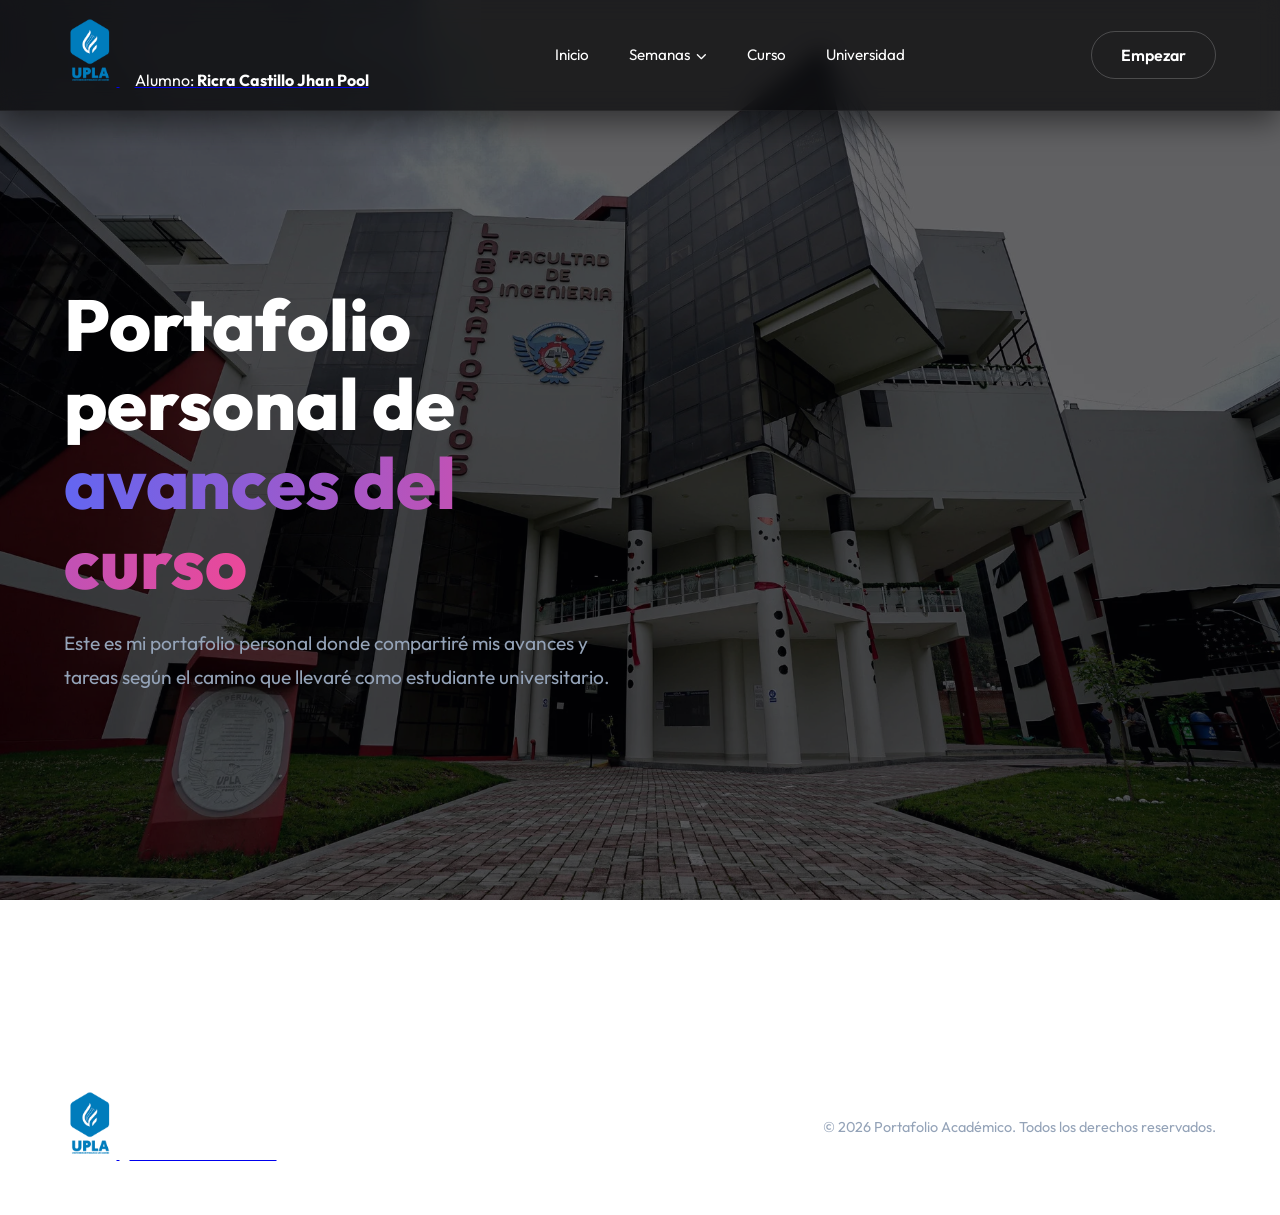
<file: index.html>
<!DOCTYPE html>
<html lang="es">
<head>
    <meta charset="UTF-8">
    <meta name="viewport" content="width=device-width, initial-scale=1.0">
    <title>Portafolio Académico | Jhan Pool Ricra Castillo</title>
    <meta name="description" content="Portafolio académico de Jhan Pool Ricra Castillo.">
    <link rel="stylesheet" href="style.css">
    <link href="https://fonts.googleapis.com/css2?family=Outfit:wght@300;400;600;800&display=swap" rel="stylesheet">
    <link rel="stylesheet" href="https://cdnjs.cloudflare.com/ajax/libs/font-awesome/6.4.0/css/all.min.css">
</head>
<body>
    <div class="background-effects">
    </div>

    <nav class="navbar">
        <a href="index.html" class="logo">
            <img src="logo.png" alt="Logo UPLA">
            <span style="font-size: 1rem; font-weight: 400; margin-left: 15px; color: var(--text-color);">
                Alumno: <strong>Ricra Castillo Jhan Pool</strong>
            </span>
        </a>
        
        <ul class="nav-links">
            <li><a href="index.html">Inicio</a></li>
            
            <li class="dropdown">
                <a href="semanas.html">Semanas <i class="fa-solid fa-chevron-down" style="font-size: 0.7em; margin-left: 3px;"></i></a>
                <ul class="dropdown-menu">
                    <li><a href="semanas.html#semana1">Semana 1</a></li>
                    <li><a href="semanas.html#semana2">Semana 2</a></li>
                    <li><a href="semanas.html#semana3">Semana 3</a></li>
                    <li><a href="semanas.html#semana4">Semana 4</a></li>
                </ul>
            </li>
            <li><a href="curso.html">Curso</a></li>
            <li><a href="universidad.html">Universidad</a></li>
        </ul>
        <button class="btn btn-outline">Empezar</button>
    </nav>

    <main>
        <section id="inicio" class="hero">
            <div class="hero-content">
                <h1 class="hero-title">Portafolio personal de <br><span class="gradient-text">avances del curso</span></h1>
                <p class="hero-subtitle">Este es mi portafolio personal donde compartiré mis avances y tareas según el camino que llevaré como estudiante universitario.</p>
            </div>
            
            <div class="hero-visual">
            </div>
        </section>
    </main>

    <footer>
        <div class="footer-content">
            <a href="index.html" class="logo">
                <img src="logo.png" alt="Logo UPLA">
                <span style="font-size: 0.9rem; font-weight: 400; margin-left: 10px; color: var(--text-color);">
                    Ricra Castillo Jhan Pool
                </span>
            </a>
            <p>&copy; 2026 Portafolio Académico. Todos los derechos reservados.</p>
        </div>
    </footer>

    <script src="script.js"></script>
</body>
</html>
</file>
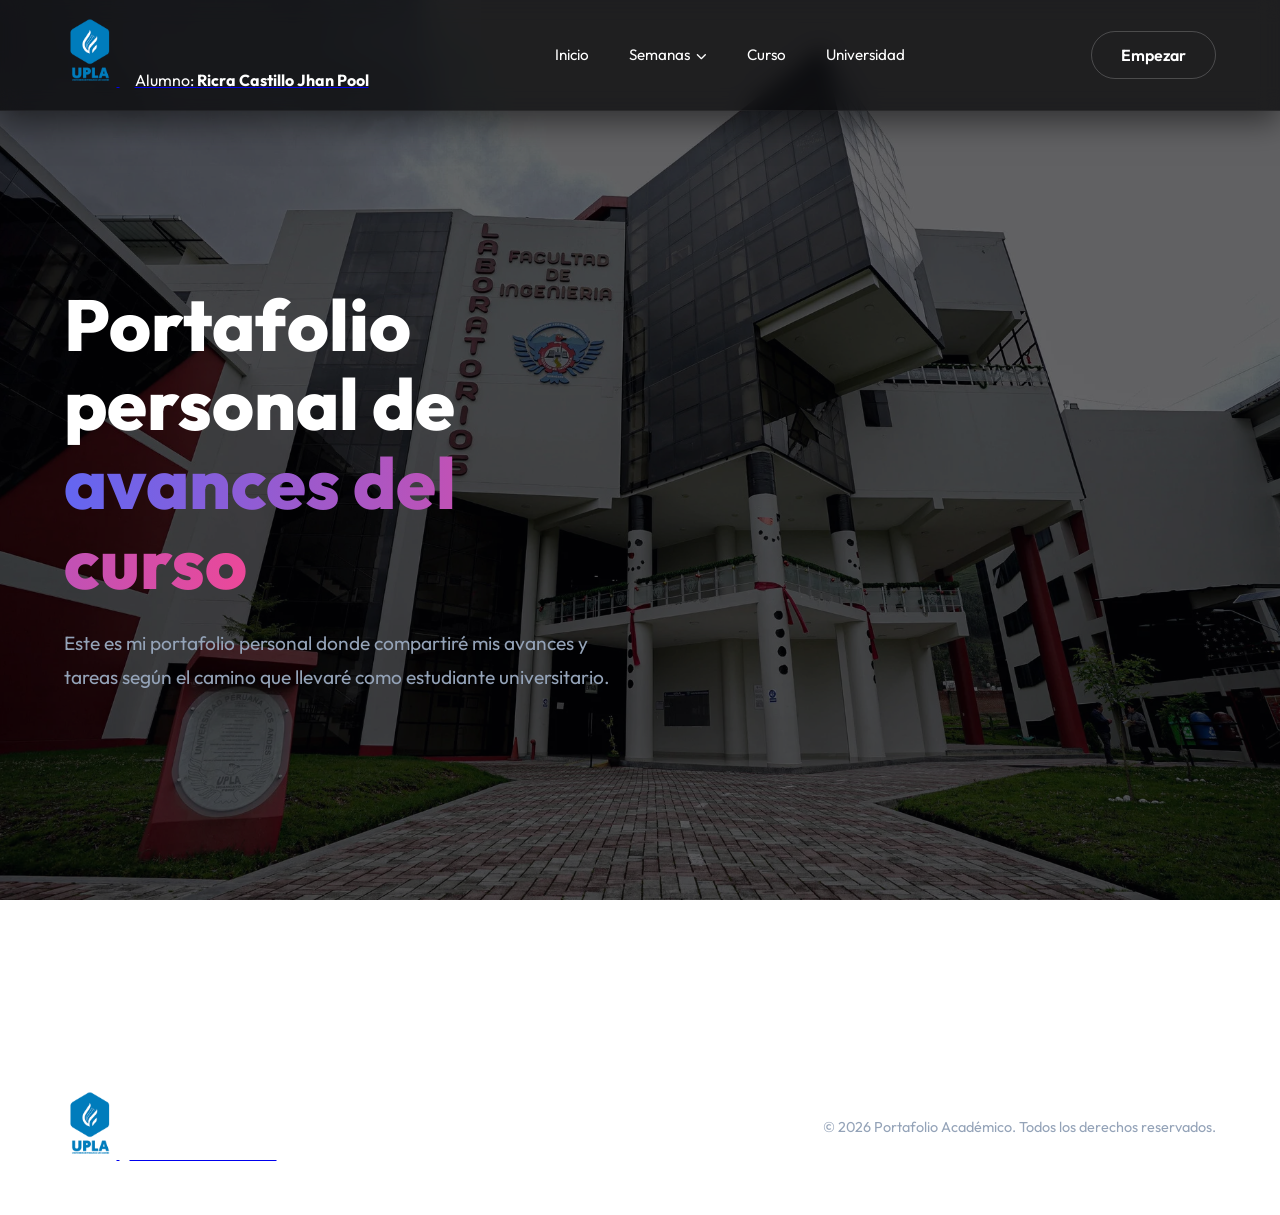
<file: pagina/index.html>
<!DOCTYPE html>
<html lang="es">
<head>
    <meta charset="UTF-8">
    <meta name="viewport" content="width=device-width, initial-scale=1.0">
    <title>Portafolio Académico | Jhan Pool Ricra Castillo</title>
    <meta name="description" content="Portafolio académico de Jhan Pool Ricra Castillo.">
    <link rel="stylesheet" href="style.css">
    <link href="https://fonts.googleapis.com/css2?family=Outfit:wght@300;400;600;800&display=swap" rel="stylesheet">
    <link rel="stylesheet" href="https://cdnjs.cloudflare.com/ajax/libs/font-awesome/6.4.0/css/all.min.css">
</head>
<body>
    <div class="background-effects">
    </div>

    <nav class="navbar">
        <a href="index.html" class="logo">
            <img src="logo.png" alt="Logo UPLA">
            <span style="font-size: 1rem; font-weight: 400; margin-left: 15px; color: var(--text-color);">
                Alumno: <strong>Ricra Castillo Jhan Pool</strong>
            </span>
        </a>
        
        <ul class="nav-links">
            <li><a href="index.html">Inicio</a></li>
            
            <li class="dropdown">
                <a href="semanas.html">Semanas <i class="fa-solid fa-chevron-down" style="font-size: 0.7em; margin-left: 3px;"></i></a>
                <ul class="dropdown-menu">
                    <li><a href="semanas.html#semana1">Semana 1</a></li>
                    <li><a href="semanas.html#semana2">Semana 2</a></li>
                    <li><a href="semanas.html#semana3">Semana 3</a></li>
                    <li><a href="semanas.html#semana4">Semana 4</a></li>
                </ul>
            </li>
            <li><a href="curso.html">Curso</a></li>
            <li><a href="universidad.html">Universidad</a></li>
        </ul>
        <button class="btn btn-outline">Empezar</button>
    </nav>

    <main>
        <section id="inicio" class="hero">
            <div class="hero-content">
                <h1 class="hero-title">Portafolio personal de <br><span class="gradient-text">avances del curso</span></h1>
                <p class="hero-subtitle">Este es mi portafolio personal donde compartiré mis avances y tareas según el camino que llevaré como estudiante universitario.</p>
            </div>
            
            <div class="hero-visual">
            </div>
        </section>
    </main>

    <footer>
        <div class="footer-content">
            <a href="index.html" class="logo">
                <img src="logo.png" alt="Logo UPLA">
                <span style="font-size: 0.9rem; font-weight: 400; margin-left: 10px; color: var(--text-color);">
                    Ricra Castillo Jhan Pool
                </span>
            </a>
            <p>&copy; 2026 Portafolio Académico. Todos los derechos reservados.</p>
        </div>
    </footer>

    <script src="script.js"></script>
</body>
</html>
</file>
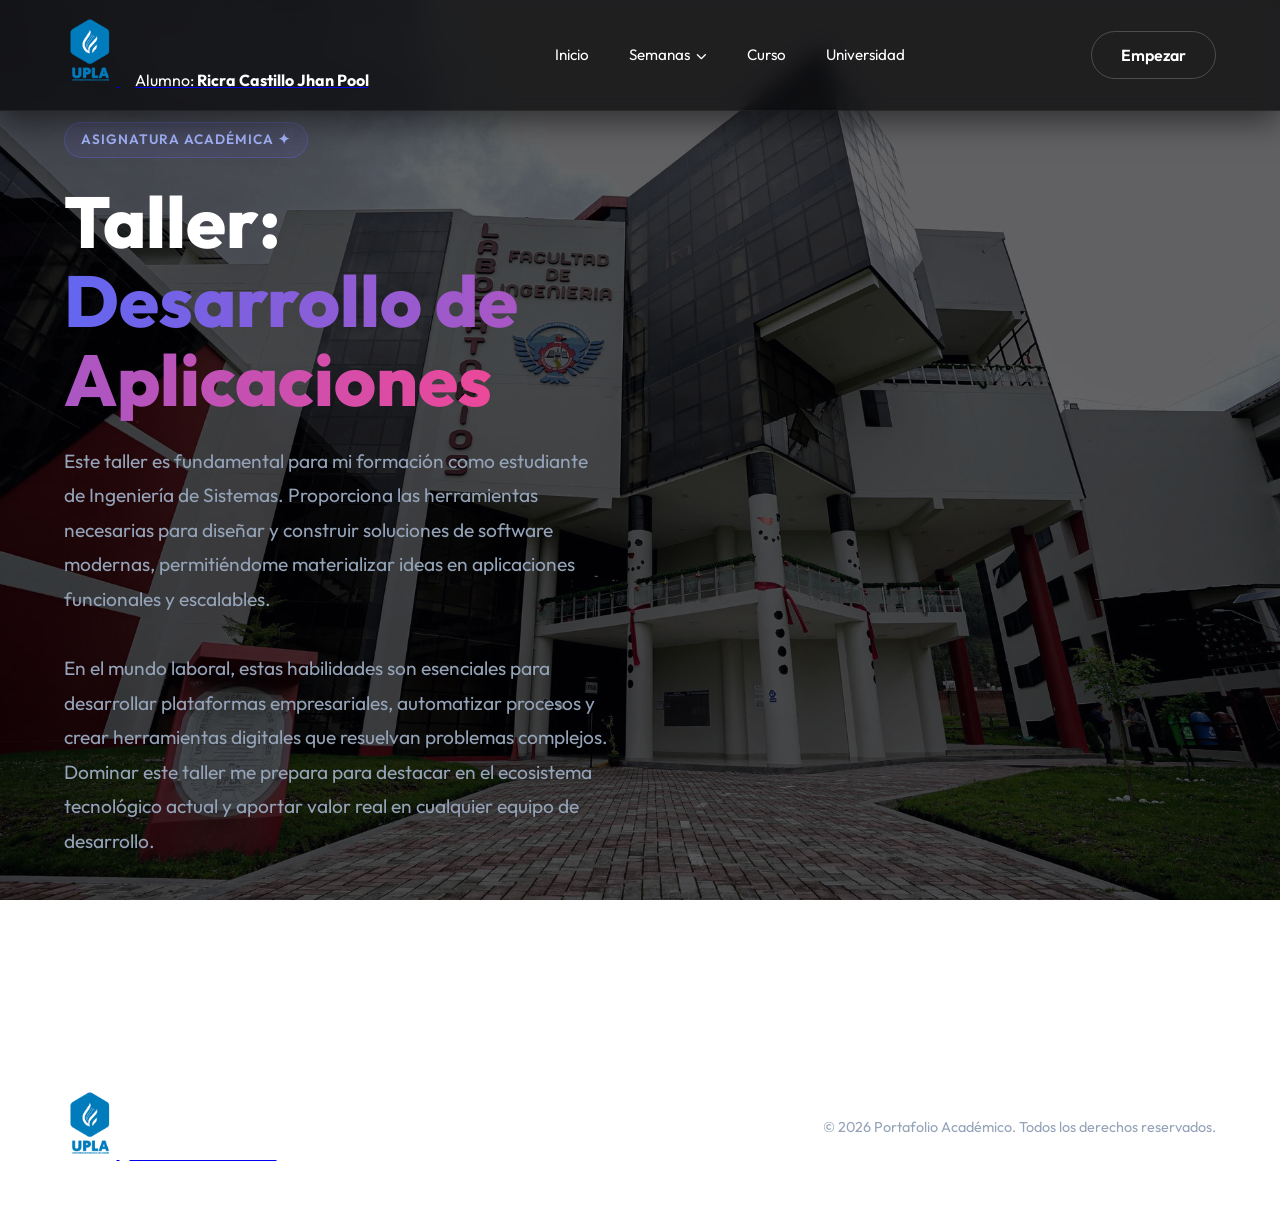
<file: curso.html>
<!DOCTYPE html>
<html lang="es">
<head>
    <meta charset="UTF-8">
    <meta name="viewport" content="width=device-width, initial-scale=1.0">
    <title>Curso | Taller de Desarrollo de Aplicaciones</title>
    <meta name="description" content="Detalles del curso Taller: Desarrollo de Aplicaciones.">
    <link rel="stylesheet" href="style.css">
    <link href="https://fonts.googleapis.com/css2?family=Outfit:wght@300;400;600;800&display=swap" rel="stylesheet">
    <link rel="stylesheet" href="https://cdnjs.cloudflare.com/ajax/libs/font-awesome/6.4.0/css/all.min.css">
</head>
<body>
    <div class="background-effects">
    </div>

    <nav class="navbar">
        <a href="index.html" class="logo">
            <img src="logo.png" alt="Logo UPLA">
            <span style="font-size: 1rem; font-weight: 400; margin-left: 15px; color: var(--text-color);">
                Alumno: <strong>Ricra Castillo Jhan Pool</strong>
            </span>
        </a>
        
        <ul class="nav-links">
            <li><a href="index.html">Inicio</a></li>
            
            <li class="dropdown">
                <a href="semanas.html">Semanas <i class="fa-solid fa-chevron-down" style="font-size: 0.7em; margin-left: 3px;"></i></a>
                <ul class="dropdown-menu">
                    <li><a href="semanas.html#semana1">Semana 1</a></li>
                    <li><a href="semanas.html#semana2">Semana 2</a></li>
                    <li><a href="semanas.html#semana3">Semana 3</a></li>
                    <li><a href="semanas.html#semana4">Semana 4</a></li>
                </ul>
            </li>

            <li><a href="curso.html">Curso</a></li>
            <li><a href="universidad.html">Universidad</a></li>
        </ul>
        <button class="btn btn-outline">Empezar</button>
    </nav>

    <main>
        <section id="curso" class="hero">
            <div class="hero-content">
                <div class="badge">Asignatura Académica ✦</div>
                <h1 class="hero-title">Taller:<br><span class="gradient-text">Desarrollo de Aplicaciones</span></h1>
                <p class="hero-subtitle">
                    Este taller es fundamental para mi formación como estudiante de Ingeniería de Sistemas. Proporciona las herramientas necesarias para diseñar y construir soluciones de software modernas, permitiéndome materializar ideas en aplicaciones funcionales y escalables.
                    <br><br>
                    En el mundo laboral, estas habilidades son esenciales para desarrollar plataformas empresariales, automatizar procesos y crear herramientas digitales que resuelvan problemas complejos. Dominar este taller me prepara para destacar en el ecosistema tecnológico actual y aportar valor real en cualquier equipo de desarrollo.
                </p>
            </div>
            
            <div class="hero-visual">
                </div>
        </section>
    </main>

    <footer>
        <div class="footer-content">
            <a href="index.html" class="logo">
                <img src="logo.png" alt="Logo UPLA">
                <span style="font-size: 0.9rem; font-weight: 400; margin-left: 10px; color: var(--text-color);">
                    Ricra Castillo Jhan Pool
                </span>
            </a>
            <p>&copy; 2026 Portafolio Académico. Todos los derechos reservados.</p>
        </div>
    </footer>

    <script src="script.js"></script>
</body>
</html>
</file>
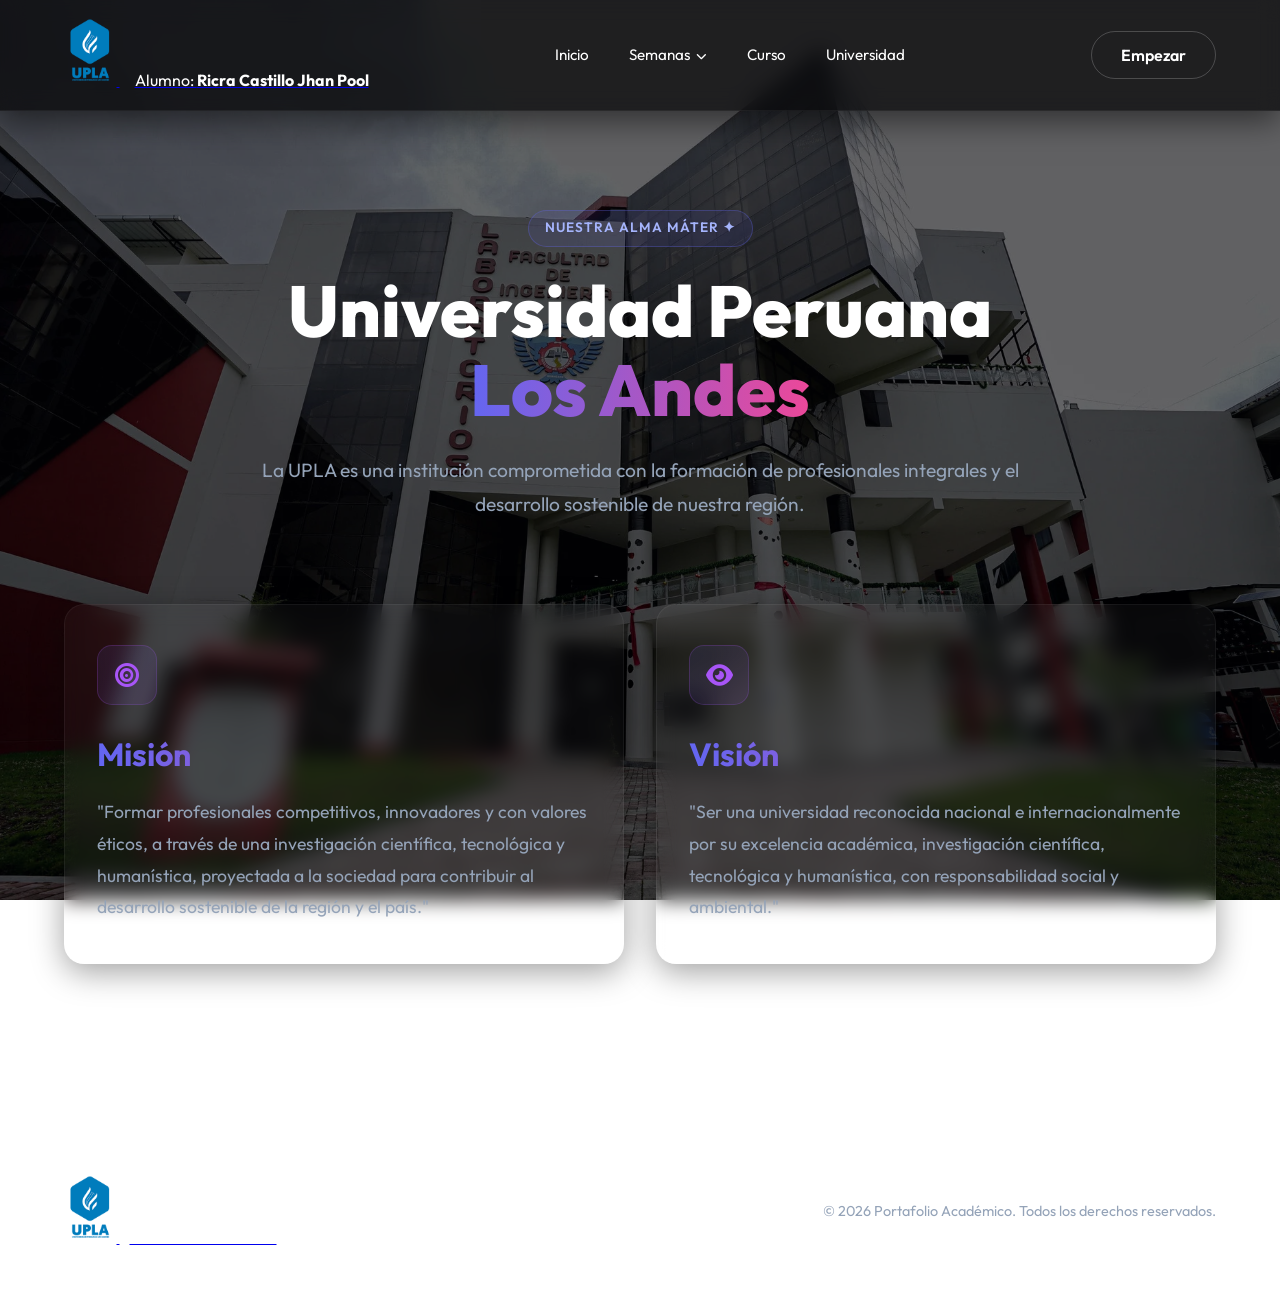
<file: universidad.html>
<!DOCTYPE html>
<html lang="es">
<head>
    <meta charset="UTF-8">
    <meta name="viewport" content="width=device-width, initial-scale=1.0">
    <title>Universidad | Portafolio Académico</title>
    <meta name="description" content="Misión y Visión de la Universidad Peruana Los Andes.">
    <link rel="stylesheet" href="style.css">
    <link href="https://fonts.googleapis.com/css2?family=Outfit:wght@300;400;600;800&display=swap" rel="stylesheet">
    <link rel="stylesheet" href="https://cdnjs.cloudflare.com/ajax/libs/font-awesome/6.4.0/css/all.min.css">
</head>
<body>
    <div class="background-effects">
    </div>

    <nav class="navbar">
        <a href="index.html" class="logo">
            <img src="logo.png" alt="Logo UPLA">
            <span style="font-size: 1rem; font-weight: 400; margin-left: 15px; color: var(--text-color);">
                Alumno: <strong>Ricra Castillo Jhan Pool</strong>
            </span>
        </a>
        
        <ul class="nav-links">
            <li><a href="index.html">Inicio</a></li>
            
            <li class="dropdown">
                <a href="semanas.html">Semanas <i class="fa-solid fa-chevron-down" style="font-size: 0.7em; margin-left: 3px;"></i></a>
                <ul class="dropdown-menu">
                    <li><a href="semanas.html#semana1">Semana 1</a></li>
                    <li><a href="semanas.html#semana2">Semana 2</a></li>
                    <li><a href="semanas.html#semana3">Semana 3</a></li>
                    <li><a href="semanas.html#semana4">Semana 4</a></li>
                </ul>
            </li>

            <li><a href="curso.html">Curso</a></li>
            <li><a href="universidad.html">Universidad</a></li>
        </ul>
        <button class="btn btn-outline">Empezar</button>
    </nav>

    <main>
        <section id="universidad-hero" class="hero" style="min-height: auto; padding-top: 150px; padding-bottom: 50px; align-items: flex-start;">
            <div class="hero-content" style="text-align: center; width: 100%; padding: 0;">
                <div class="badge">Nuestra Alma Máter ✦</div>
                <h1 class="hero-title">Universidad Peruana <br><span class="gradient-text">Los Andes</span></h1>
                <p class="hero-subtitle" style="margin: 0 auto; max-width: 800px;">
                    La UPLA es una institución comprometida con la formación de profesionales integrales y el desarrollo sostenible de nuestra región.
                </p>
            </div>
        </section>

        <section class="services" style="padding-top: 2rem;">
            <div class="services-grid" style="grid-template-columns: repeat(auto-fit, minmax(400px, 1fr));">
                
                <div class="service-card glass-card">
                    <div class="icon-wrapper"><i class="fa-solid fa-bullseye"></i></div>
                    <h3 class="gradient-text" style="font-size: 2rem; margin-bottom: 1rem;">Misión</h3>
                    <p style="color: var(--text-muted); font-size: 1.1rem; line-height: 1.8;">
                        "Formar profesionales competitivos, innovadores y con valores éticos, a través de una investigación científica, tecnológica y humanística, proyectada a la sociedad para contribuir al desarrollo sostenible de la región y el país."
                    </p>
                </div>

                <div class="service-card glass-card">
                    <div class="icon-wrapper"><i class="fa-solid fa-eye"></i></div>
                    <h3 class="gradient-text" style="font-size: 2rem; margin-bottom: 1rem;">Visión</h3>
                    <p style="color: var(--text-muted); font-size: 1.1rem; line-height: 1.8;">
                        "Ser una universidad reconocida nacional e internacionalmente por su excelencia académica, investigación científica, tecnológica y humanística, con responsabilidad social y ambiental."
                    </p>
                </div>

            </div>
        </section>
    </main>

    <footer>
        <div class="footer-content">
            <a href="index.html" class="logo">
                <img src="logo.png" alt="Logo UPLA">
                <span style="font-size: 0.9rem; font-weight: 400; margin-left: 10px; color: var(--text-color);">
                    Ricra Castillo Jhan Pool
                </span>
            </a>
            <p>&copy; 2026 Portafolio Académico. Todos los derechos reservados.</p>
        </div>
    </footer>

    <script src="script.js"></script>
</body>
</html>
</file>
<file: style.css>
:root {
    --bg-color: #030305;
    --text-color: #ffffff;
    --text-muted: #94a3b8;
    --accent-1: #6366f1; /* Indigo */
    --accent-2: #a855f7; /* Purple */
    --accent-3: #ec4899; /* Pink */
    --glass-bg: rgba(255, 255, 255, 0.03);
    --glass-border: rgba(255, 255, 255, 0.05);
    --glass-shadow: 0 8px 32px 0 rgba(0, 0, 0, 0.37);
}

* {
    margin: 0;
    padding: 0;
    box-sizing: border-box;
}

body {
    font-family: 'Outfit', sans-serif;
    background-color: transparent; 
    color: var(--text-color);
    overflow-x: hidden;
    line-height: 1.6;
}

/* --- Background Effects --- */
.background-effects {
    position: fixed;
    top: 0;
    left: 0;
    width: 100vw;
    height: 100vh;
    z-index: -1;
    background-image: url('fondo.png');
    background-size: cover;
    background-position: center;
    background-repeat: no-repeat;
}

.background-effects::before {
    content: '';
    position: absolute;
    top: 0;
    left: 0;
    width: 100%;
    height: 100%;
    background: rgba(3, 3, 5, 0.6);
}

/* Navbar */
.navbar {
    display: flex;
    justify-content: space-between;
    align-items: center;
    padding: 1.5rem 5%;
    background: rgba(3, 3, 5, 0.7);
    backdrop-filter: blur(10px);
    -webkit-backdrop-filter: blur(10px);
    position: fixed;
    width: 100%;
    top: 0;
    z-index: 100;
    border-bottom: 1px solid var(--glass-border);
    transition: all 0.3s ease;
}

.navbar.scrolled {
    padding: 1rem 5%;
    box-shadow: 0 10px 30px rgba(0,0,0,0.5);
}

/* --- Logo --- */
.logo img {
    height: 70px; 
    width: auto;
}

.nav-links {
    display: flex;
    list-style: none;
    gap: 2.5rem;
}

.nav-links a {
    color: var(--text-color);
    text-decoration: none;
    font-size: 0.95rem;
    font-weight: 400;
    transition: color 0.3s;
    position: relative;
}

.nav-links > li > a::after {
    content: '';
    position: absolute;
    width: 0;
    height: 2px;
    bottom: -5px;
    left: 0;
    background: linear-gradient(90deg, var(--accent-1), var(--accent-2));
    transition: width 0.3s ease;
}

.nav-links a:hover {
    color: #fff;
}

.nav-links > li > a:hover::after {
    width: 100%;
}

/* --- ESTILOS DEL MENÚ DESPLEGABLE (Semanas) --- */
.dropdown {
    position: relative;
}

.dropdown-menu {
    position: absolute;
    top: 150%;
    left: 0;
    background: rgba(3, 3, 5, 0.9);
    backdrop-filter: blur(10px);
    -webkit-backdrop-filter: blur(10px);
    border: 1px solid var(--glass-border);
    border-radius: 10px;
    min-width: 160px;
    list-style: none;
    padding: 0.5rem 0;
    box-shadow: var(--glass-shadow);
    
    /* Animación de entrada */
    opacity: 0;
    visibility: hidden;
    transform: translateY(15px);
    transition: all 0.3s ease;
}

.dropdown:hover .dropdown-menu {
    opacity: 1;
    visibility: visible;
    transform: translateY(0);
}

.dropdown-menu li {
    width: 100%;
}

.dropdown-menu a {
    display: block;
    padding: 0.8rem 1.5rem;
    font-size: 0.95rem;
    color: var(--text-muted);
}

.dropdown-menu a:hover {
    background: rgba(255, 255, 255, 0.05);
    color: var(--text-color);
    padding-left: 2rem; 
}

/* Buttons */
.btn {
    padding: 0.8rem 1.8rem;
    border-radius: 50px;
    font-family: inherit;
    font-size: 1rem;
    font-weight: 600;
    cursor: pointer;
    transition: all 0.3s ease;
    border: none;
}

.btn-outline {
    background: transparent;
    color: var(--text-color);
    border: 1px solid rgba(255, 255, 255, 0.2);
}

.btn-outline:hover {
    background: rgba(255, 255, 255, 0.1);
    border-color: rgba(255, 255, 255, 0.4);
}

.btn-primary {
    background: linear-gradient(135deg, var(--accent-1), var(--accent-2));
    color: white;
    box-shadow: 0 4px 15px rgba(99, 102, 241, 0.4);
}

.btn-primary:hover {
    transform: translateY(-2px);
    box-shadow: 0 8px 25px rgba(99, 102, 241, 0.6);
}

.btn-secondary {
    background: var(--glass-bg);
    color: var(--text-color);
    border: 1px solid var(--glass-border);
    backdrop-filter: blur(10px);
}

.btn-secondary:hover {
    background: rgba(255,255,255,0.08);
    transform: translateY(-2px);
}

.btn-secondary i {
    margin-right: 8px;
    color: var(--accent-3);
}

/* Hero Section */
.hero {
    min-height: 100vh;
    display: flex;
    align-items: center;
    padding: 0 5%;
    margin-top: 60px;
}

.hero-content {
    flex: 1;
    padding-right: 5%;
}

.badge {
    display: inline-block;
    padding: 0.4rem 1rem;
    background: rgba(99, 102, 241, 0.1);
    border: 1px solid rgba(99, 102, 241, 0.3);
    border-radius: 30px;
    color: #a5b4fc;
    font-size: 0.85rem;
    font-weight: 600;
    margin-bottom: 1.5rem;
    text-transform: uppercase;
    letter-spacing: 1px;
}

.hero-title {
    font-size: 4.5rem;
    font-weight: 800;
    line-height: 1.1;
    margin-bottom: 1.5rem;
}

.gradient-text {
    background: linear-gradient(to right, var(--accent-1), var(--accent-3));
    -webkit-background-clip: text;
    -webkit-text-fill-color: transparent;
    background-clip: text;
}

/* AJUSTE PARA PÁRRAFOS MÁS LARGOS */
.hero-subtitle {
    font-size: 1.2rem;
    color: var(--text-muted);
    margin-bottom: 2.5rem;
    max-width: 650px; /* Aumentado para que los textos largos se lean mejor */
    line-height: 1.8; /* Mejor interlineado */
}

.hero-buttons {
    display: flex;
    gap: 1rem;
}

/* Visual Side - Glassmorphism */
.hero-visual {
    flex: 1;
    position: relative;
    display: flex;
    justify-content: center;
    align-items: center;
}

.glass-card {
    background: var(--glass-bg);
    border: 1px solid var(--glass-border);
    border-radius: 20px;
    backdrop-filter: blur(16px);
    -webkit-backdrop-filter: blur(16px);
    box-shadow: var(--glass-shadow);
}

.main-card {
    width: 400px;
    height: 500px;
    padding: 1.5rem;
    display: flex;
    flex-direction: column;
    animation: float-slow 6s ease-in-out infinite alternate;
}

@keyframes float-slow {
    0% { transform: translateY(0px); }
    100% { transform: translateY(-20px); }
}

.card-header {
    margin-bottom: 2rem;
}

.dots {
    display: flex;
    gap: 6px;
}

.dots span {
    width: 10px;
    height: 10px;
    border-radius: 50%;
    background: rgba(255,255,255,0.2);
}

.dots span:nth-child(1) { background: #ff5f56; }
.dots span:nth-child(2) { background: #ffbd2e; }
.dots span:nth-child(3) { background: #27c93f; }

.skeleton-line {
    height: 12px;
    background: rgba(255,255,255,0.05);
    border-radius: 6px;
    margin-bottom: 12px;
}
.skeleton-line.full { width: 100%; }
.skeleton-line.medium { width: 70%; }
.skeleton-line.short { width: 40%; margin-bottom: 30px;}

.chart {
    flex-grow: 1;
    display: flex;
    align-items: flex-end;
    gap: 10px;
    padding-top: 20px;
    border-top: 1px solid rgba(255,255,255,0.05);
}

.bar {
    flex: 1;
    background: rgba(255,255,255,0.1);
    border-radius: 4px 4px 0 0;
    transition: height 1s ease;
}

.bar.accent {
    background: linear-gradient(to top, var(--accent-1), var(--accent-2));
    box-shadow: 0 0 15px rgba(168, 85, 247, 0.4);
}

.floating-card {
    position: absolute;
    bottom: 50px;
    left: -30px;
    padding: 1rem 1.5rem;
    display: flex;
    align-items: center;
    gap: 1rem;
    animation: float-fast 4s ease-in-out infinite alternate-reverse;
}

@keyframes float-fast {
    0% { transform: translateY(0px) translateX(0px); }
    100% { transform: translateY(-15px) translateX(10px); }
}

.floating-card i {
    font-size: 2rem;
    color: #f59e0b;
    background: rgba(245, 158, 11, 0.1);
    padding: 1rem;
    border-radius: 15px;
}

.floating-card h4 {
    font-size: 0.9rem;
    color: var(--text-muted);
}

.floating-card p {
    font-size: 1.1rem;
    font-weight: 600;
    color: #10b981;
}

/* --- ESTILOS PARA LA PÁGINA DE SEMANAS --- */
.semana-section {
    padding: 2rem 5%;
    scroll-margin-top: 120px; 
}

.semana-card {
    padding: 3rem;
    margin-bottom: 2rem;
}

.semana-card h2 {
    font-size: 2.5rem;
    margin-bottom: 1rem;
}

/* Services Section */
.services {
    padding: 5rem 5%;
    position: relative;
    z-index: 10;
}

.section-header {
    text-align: center;
    margin-bottom: 4rem;
}

.section-header h2 {
    font-size: 2.5rem;
    margin-bottom: 0.5rem;
}

.section-header p {
    color: var(--text-muted);
    font-size: 1.1rem;
}

.services-grid {
    display: grid;
    grid-template-columns: repeat(auto-fit, minmax(300px, 1fr));
    gap: 2rem;
}

.service-card {
    background: var(--glass-bg);
    border: 1px solid var(--glass-border);
    border-radius: 20px;
    padding: 2.5rem 2rem;
    transition: all 0.4s ease;
    backdrop-filter: blur(10px);
}

.service-card:hover {
    transform: translateY(-10px);
    background: rgba(255, 255, 255, 0.05);
    border-color: rgba(255, 255, 255, 0.1);
    box-shadow: 0 10px 30px rgba(0,0,0,0.5);
}

.icon-wrapper {
    width: 60px;
    height: 60px;
    border-radius: 15px;
    display: flex;
    align-items: center;
    justify-content: center;
    font-size: 1.5rem;
    margin-bottom: 1.5rem;
    background: linear-gradient(135deg, rgba(99,102,241,0.1), rgba(168,85,247,0.1));
    color: var(--accent-2);
    border: 1px solid rgba(168, 85, 247, 0.2);
}

.service-card h3 {
    font-size: 1.5rem;
    margin-bottom: 1rem;
}

.service-card p {
    color: var(--text-muted);
}

/* Footer */
footer {
    padding: 3rem 5%;
    border-top: 1px solid var(--glass-border);
    margin-top: 5rem;
}

.footer-content {
    display: flex;
    justify-content: space-between;
    align-items: center;
}

.footer-content p {
    color: var(--text-muted);
    font-size: 0.9rem;
}

/* Responsive */
@media (max-width: 968px) {
    .hero {
        flex-direction: column;
        text-align: center;
        padding-top: 100px;
    }
    
    .hero-content {
        padding-right: 0;
        margin-bottom: 3rem;
        display: flex;
        flex-direction: column;
        align-items: center;
    }
    
    .hero-title {
        font-size: 3.5rem;
    }
    
    .nav-links {
        display: none;
    }
}
</file>
<file: pagina/style.css>
:root {
    --bg-color: #030305;
    --text-color: #ffffff;
    --text-muted: #94a3b8;
    --accent-1: #6366f1; /* Indigo */
    --accent-2: #a855f7; /* Purple */
    --accent-3: #ec4899; /* Pink */
    --glass-bg: rgba(255, 255, 255, 0.03);
    --glass-border: rgba(255, 255, 255, 0.05);
    --glass-shadow: 0 8px 32px 0 rgba(0, 0, 0, 0.37);
}

* {
    margin: 0;
    padding: 0;
    box-sizing: border-box;
}

body {
    font-family: 'Outfit', sans-serif;
    background-color: transparent; 
    color: var(--text-color);
    overflow-x: hidden;
    line-height: 1.6;
}

/* --- Background Effects --- */
.background-effects {
    position: fixed;
    top: 0;
    left: 0;
    width: 100vw;
    height: 100vh;
    z-index: -1;
    background-image: url('fondo.png');
    background-size: cover;
    background-position: center;
    background-repeat: no-repeat;
}

.background-effects::before {
    content: '';
    position: absolute;
    top: 0;
    left: 0;
    width: 100%;
    height: 100%;
    background: rgba(3, 3, 5, 0.6);
}

/* Navbar */
.navbar {
    display: flex;
    justify-content: space-between;
    align-items: center;
    padding: 1.5rem 5%;
    background: rgba(3, 3, 5, 0.7);
    backdrop-filter: blur(10px);
    -webkit-backdrop-filter: blur(10px);
    position: fixed;
    width: 100%;
    top: 0;
    z-index: 100;
    border-bottom: 1px solid var(--glass-border);
    transition: all 0.3s ease;
}

.navbar.scrolled {
    padding: 1rem 5%;
    box-shadow: 0 10px 30px rgba(0,0,0,0.5);
}

/* --- Logo --- */
.logo img {
    height: 70px; 
    width: auto;
}

.nav-links {
    display: flex;
    list-style: none;
    gap: 2.5rem;
}

.nav-links a {
    color: var(--text-color);
    text-decoration: none;
    font-size: 0.95rem;
    font-weight: 400;
    transition: color 0.3s;
    position: relative;
}

.nav-links > li > a::after {
    content: '';
    position: absolute;
    width: 0;
    height: 2px;
    bottom: -5px;
    left: 0;
    background: linear-gradient(90deg, var(--accent-1), var(--accent-2));
    transition: width 0.3s ease;
}

.nav-links a:hover {
    color: #fff;
}

.nav-links > li > a:hover::after {
    width: 100%;
}

/* --- ESTILOS DEL MENÚ DESPLEGABLE (Semanas) --- */
.dropdown {
    position: relative;
}

.dropdown-menu {
    position: absolute;
    top: 150%;
    left: 0;
    background: rgba(3, 3, 5, 0.9);
    backdrop-filter: blur(10px);
    -webkit-backdrop-filter: blur(10px);
    border: 1px solid var(--glass-border);
    border-radius: 10px;
    min-width: 160px;
    list-style: none;
    padding: 0.5rem 0;
    box-shadow: var(--glass-shadow);
    
    /* Animación de entrada */
    opacity: 0;
    visibility: hidden;
    transform: translateY(15px);
    transition: all 0.3s ease;
}

.dropdown:hover .dropdown-menu {
    opacity: 1;
    visibility: visible;
    transform: translateY(0);
}

.dropdown-menu li {
    width: 100%;
}

.dropdown-menu a {
    display: block;
    padding: 0.8rem 1.5rem;
    font-size: 0.95rem;
    color: var(--text-muted);
}

.dropdown-menu a:hover {
    background: rgba(255, 255, 255, 0.05);
    color: var(--text-color);
    padding-left: 2rem; 
}

/* Buttons */
.btn {
    padding: 0.8rem 1.8rem;
    border-radius: 50px;
    font-family: inherit;
    font-size: 1rem;
    font-weight: 600;
    cursor: pointer;
    transition: all 0.3s ease;
    border: none;
}

.btn-outline {
    background: transparent;
    color: var(--text-color);
    border: 1px solid rgba(255, 255, 255, 0.2);
}

.btn-outline:hover {
    background: rgba(255, 255, 255, 0.1);
    border-color: rgba(255, 255, 255, 0.4);
}

.btn-primary {
    background: linear-gradient(135deg, var(--accent-1), var(--accent-2));
    color: white;
    box-shadow: 0 4px 15px rgba(99, 102, 241, 0.4);
}

.btn-primary:hover {
    transform: translateY(-2px);
    box-shadow: 0 8px 25px rgba(99, 102, 241, 0.6);
}

.btn-secondary {
    background: var(--glass-bg);
    color: var(--text-color);
    border: 1px solid var(--glass-border);
    backdrop-filter: blur(10px);
}

.btn-secondary:hover {
    background: rgba(255,255,255,0.08);
    transform: translateY(-2px);
}

.btn-secondary i {
    margin-right: 8px;
    color: var(--accent-3);
}

/* Hero Section */
.hero {
    min-height: 100vh;
    display: flex;
    align-items: center;
    padding: 0 5%;
    margin-top: 60px;
}

.hero-content {
    flex: 1;
    padding-right: 5%;
}

.badge {
    display: inline-block;
    padding: 0.4rem 1rem;
    background: rgba(99, 102, 241, 0.1);
    border: 1px solid rgba(99, 102, 241, 0.3);
    border-radius: 30px;
    color: #a5b4fc;
    font-size: 0.85rem;
    font-weight: 600;
    margin-bottom: 1.5rem;
    text-transform: uppercase;
    letter-spacing: 1px;
}

.hero-title {
    font-size: 4.5rem;
    font-weight: 800;
    line-height: 1.1;
    margin-bottom: 1.5rem;
}

.gradient-text {
    background: linear-gradient(to right, var(--accent-1), var(--accent-3));
    -webkit-background-clip: text;
    -webkit-text-fill-color: transparent;
    background-clip: text;
}

/* AJUSTE PARA PÁRRAFOS MÁS LARGOS */
.hero-subtitle {
    font-size: 1.2rem;
    color: var(--text-muted);
    margin-bottom: 2.5rem;
    max-width: 650px; /* Aumentado para que los textos largos se lean mejor */
    line-height: 1.8; /* Mejor interlineado */
}

.hero-buttons {
    display: flex;
    gap: 1rem;
}

/* Visual Side - Glassmorphism */
.hero-visual {
    flex: 1;
    position: relative;
    display: flex;
    justify-content: center;
    align-items: center;
}

.glass-card {
    background: var(--glass-bg);
    border: 1px solid var(--glass-border);
    border-radius: 20px;
    backdrop-filter: blur(16px);
    -webkit-backdrop-filter: blur(16px);
    box-shadow: var(--glass-shadow);
}

.main-card {
    width: 400px;
    height: 500px;
    padding: 1.5rem;
    display: flex;
    flex-direction: column;
    animation: float-slow 6s ease-in-out infinite alternate;
}

@keyframes float-slow {
    0% { transform: translateY(0px); }
    100% { transform: translateY(-20px); }
}

.card-header {
    margin-bottom: 2rem;
}

.dots {
    display: flex;
    gap: 6px;
}

.dots span {
    width: 10px;
    height: 10px;
    border-radius: 50%;
    background: rgba(255,255,255,0.2);
}

.dots span:nth-child(1) { background: #ff5f56; }
.dots span:nth-child(2) { background: #ffbd2e; }
.dots span:nth-child(3) { background: #27c93f; }

.skeleton-line {
    height: 12px;
    background: rgba(255,255,255,0.05);
    border-radius: 6px;
    margin-bottom: 12px;
}
.skeleton-line.full { width: 100%; }
.skeleton-line.medium { width: 70%; }
.skeleton-line.short { width: 40%; margin-bottom: 30px;}

.chart {
    flex-grow: 1;
    display: flex;
    align-items: flex-end;
    gap: 10px;
    padding-top: 20px;
    border-top: 1px solid rgba(255,255,255,0.05);
}

.bar {
    flex: 1;
    background: rgba(255,255,255,0.1);
    border-radius: 4px 4px 0 0;
    transition: height 1s ease;
}

.bar.accent {
    background: linear-gradient(to top, var(--accent-1), var(--accent-2));
    box-shadow: 0 0 15px rgba(168, 85, 247, 0.4);
}

.floating-card {
    position: absolute;
    bottom: 50px;
    left: -30px;
    padding: 1rem 1.5rem;
    display: flex;
    align-items: center;
    gap: 1rem;
    animation: float-fast 4s ease-in-out infinite alternate-reverse;
}

@keyframes float-fast {
    0% { transform: translateY(0px) translateX(0px); }
    100% { transform: translateY(-15px) translateX(10px); }
}

.floating-card i {
    font-size: 2rem;
    color: #f59e0b;
    background: rgba(245, 158, 11, 0.1);
    padding: 1rem;
    border-radius: 15px;
}

.floating-card h4 {
    font-size: 0.9rem;
    color: var(--text-muted);
}

.floating-card p {
    font-size: 1.1rem;
    font-weight: 600;
    color: #10b981;
}

/* --- ESTILOS PARA LA PÁGINA DE SEMANAS --- */
.semana-section {
    padding: 2rem 5%;
    scroll-margin-top: 120px; 
}

.semana-card {
    padding: 3rem;
    margin-bottom: 2rem;
}

.semana-card h2 {
    font-size: 2.5rem;
    margin-bottom: 1rem;
}

/* Services Section */
.services {
    padding: 5rem 5%;
    position: relative;
    z-index: 10;
}

.section-header {
    text-align: center;
    margin-bottom: 4rem;
}

.section-header h2 {
    font-size: 2.5rem;
    margin-bottom: 0.5rem;
}

.section-header p {
    color: var(--text-muted);
    font-size: 1.1rem;
}

.services-grid {
    display: grid;
    grid-template-columns: repeat(auto-fit, minmax(300px, 1fr));
    gap: 2rem;
}

.service-card {
    background: var(--glass-bg);
    border: 1px solid var(--glass-border);
    border-radius: 20px;
    padding: 2.5rem 2rem;
    transition: all 0.4s ease;
    backdrop-filter: blur(10px);
}

.service-card:hover {
    transform: translateY(-10px);
    background: rgba(255, 255, 255, 0.05);
    border-color: rgba(255, 255, 255, 0.1);
    box-shadow: 0 10px 30px rgba(0,0,0,0.5);
}

.icon-wrapper {
    width: 60px;
    height: 60px;
    border-radius: 15px;
    display: flex;
    align-items: center;
    justify-content: center;
    font-size: 1.5rem;
    margin-bottom: 1.5rem;
    background: linear-gradient(135deg, rgba(99,102,241,0.1), rgba(168,85,247,0.1));
    color: var(--accent-2);
    border: 1px solid rgba(168, 85, 247, 0.2);
}

.service-card h3 {
    font-size: 1.5rem;
    margin-bottom: 1rem;
}

.service-card p {
    color: var(--text-muted);
}

/* Footer */
footer {
    padding: 3rem 5%;
    border-top: 1px solid var(--glass-border);
    margin-top: 5rem;
}

.footer-content {
    display: flex;
    justify-content: space-between;
    align-items: center;
}

.footer-content p {
    color: var(--text-muted);
    font-size: 0.9rem;
}

/* Responsive */
@media (max-width: 968px) {
    .hero {
        flex-direction: column;
        text-align: center;
        padding-top: 100px;
    }
    
    .hero-content {
        padding-right: 0;
        margin-bottom: 3rem;
        display: flex;
        flex-direction: column;
        align-items: center;
    }
    
    .hero-title {
        font-size: 3.5rem;
    }
    
    .nav-links {
        display: none;
    }
}
</file>
